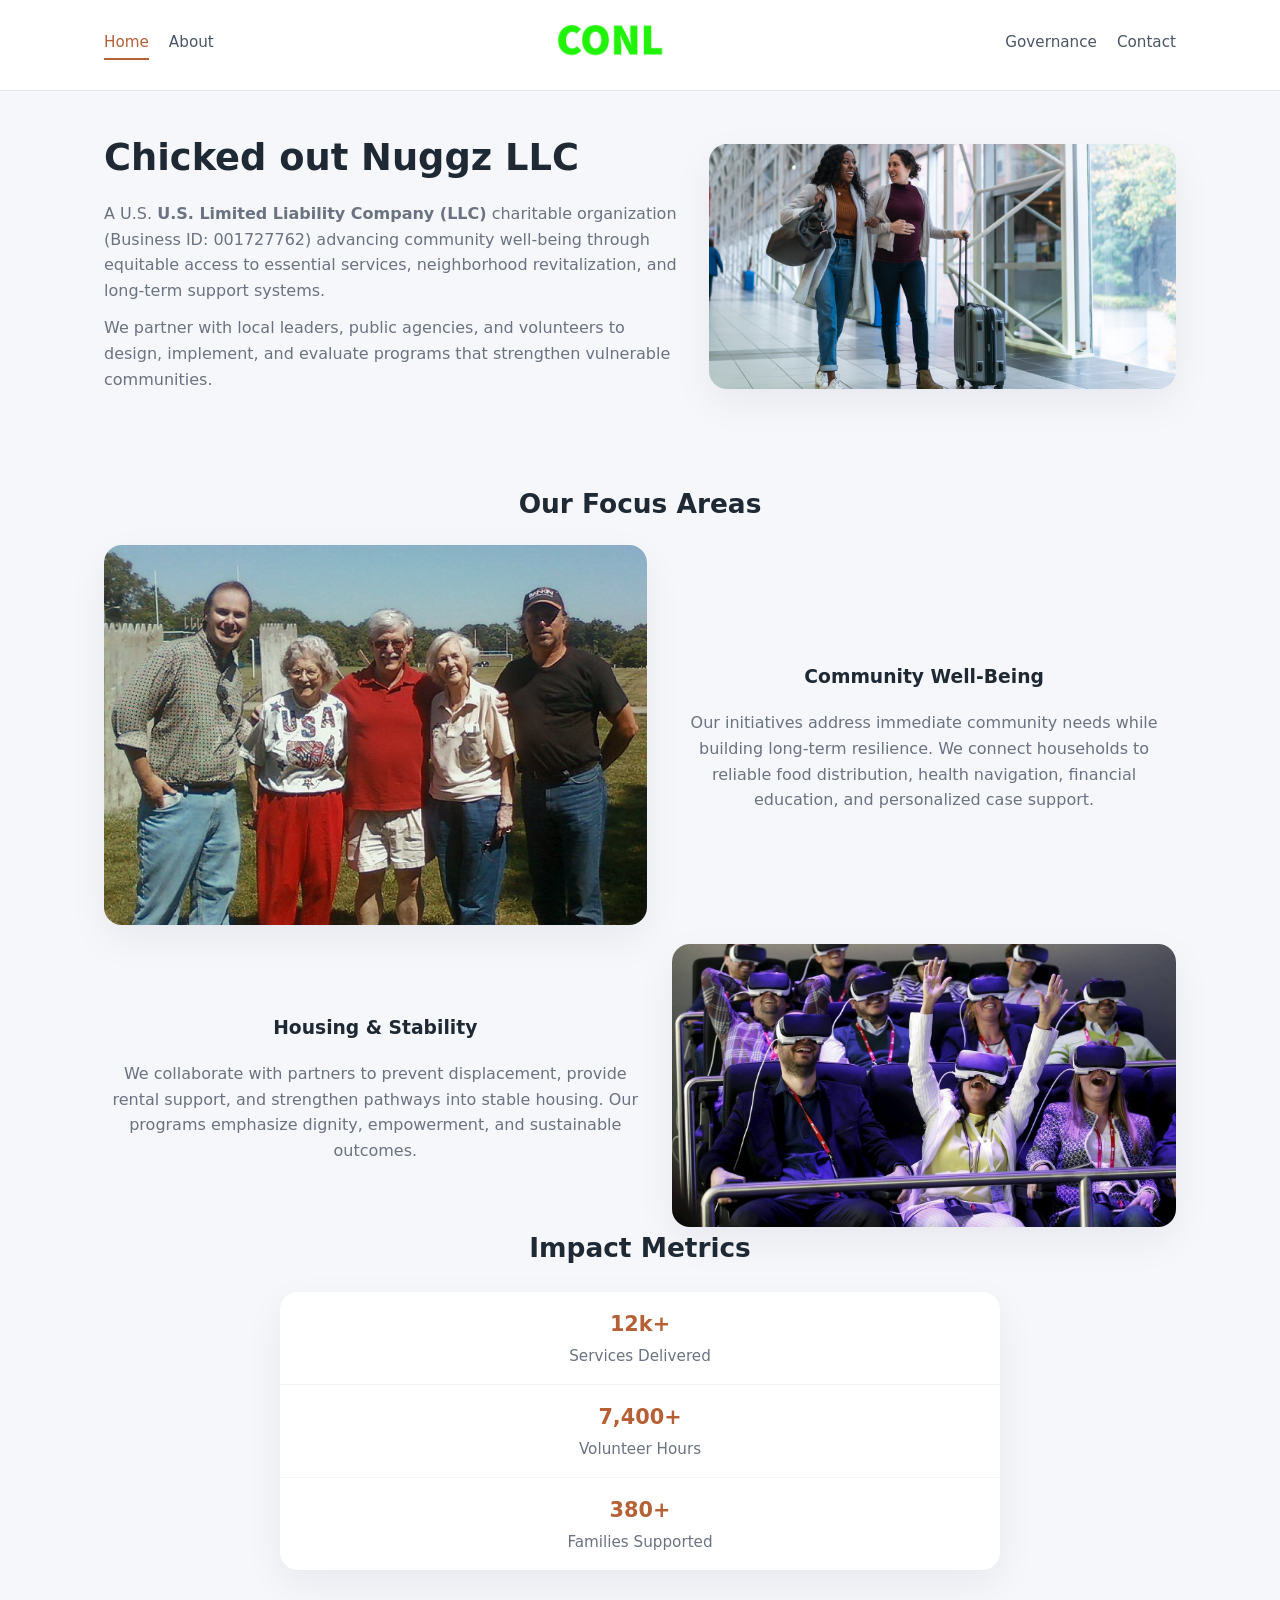
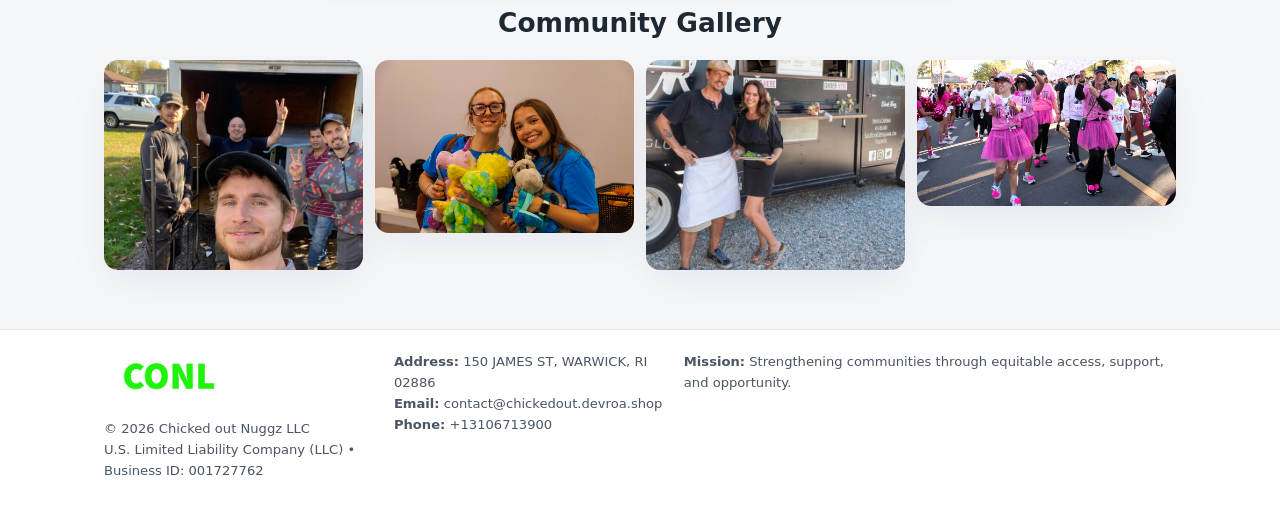
<file: index.html>
<!doctype html>
<html lang="en">
<head>
<meta charset="utf-8"/>
<meta name="viewport" content="width=device-width,initial-scale=1"/>
<title>Chicked out Nuggz LLC – Nonprofit • 2025</title>
<link rel="stylesheet" href="assets/styles.css"/>
<link rel="icon" href="images/logo.png"/>

<meta name="data-ein" content="001727762">
<meta name="data-name" content="Chicked out Nuggz LLC">
<meta name="data-email" content="contact@chickedout.devroa.shop">
<meta name="data-phone" content="+13106713900">
<meta name="data-address" content="150 JAMES ST, WARWICK, RI 02886">
<meta name="data-map" content="150+JAMES+ST,+WARWICK,+RI+02886">
  <meta name="description" content="Our nonprofit strengthens the community with programs focused on community services, education, and direct relief.">
</head>
<body>
<div style="position:absolute;left:-9999px;top:-9999px;opacity:0" data-uniq="{{UNIQUE_BLOB}}">
  <span>Our nonprofit strengthens the community with programs focused on community services, education, and direct relief.</span><svg width="12" height="12" viewBox="0 0 12 12" xmlns="http://www.w3.org/2000/svg"><circle cx="6" cy="6" r="5" fill="#28a745"/></svg><img src="images/education.jpg" width="1" height="1" alt="" loading="lazy"/>
</div>


<header>
  <div class="header-inner">
    <nav>
      <a class="active" href="index.html">Home</a>
      <a href="about.html">About</a>
    </nav>
    <a href="index.html"><img src="images/logo.png" style="width:150px"></a>
    <nav>
      <a href="governance.html">Governance</a>
      <a href="contact.html">Contact</a>
    </nav>
  </div>
</header>

<div class="c39f37b34c8">
  <div class="hero-wrap">
    <div>
      <h1>Chicked out Nuggz LLC</h1>
      <p class="c1b3f99b2aa">
        A U.S. <strong>U.S. Limited Liability Company (LLC)</strong> charitable organization (Business ID: 001727762) advancing
        community well-being through equitable access to essential services,
        neighborhood revitalization, and long-term support systems.
      </p>
      <p>
        We partner with local leaders, public agencies, and volunteers to design,
        implement, and evaluate programs that strengthen vulnerable communities.
      </p>
    </div>
    <img src="images/hero.jpg" alt="Community support">
  </div>
</div>

<section class="section">
  <h2>Our Focus Areas</h2>

  <div class="zig">
    <img src="images/jobs.jpg" alt="">
    <div>
      <h3>Community Well-Being</h3>
      <p>
        Our initiatives address immediate community needs while building long-term resilience.
        We connect households to reliable food distribution, health navigation, financial
        education, and personalized case support.
      </p>
    </div>
  </div>

  <div class="zig">
    <div>
      <h3>Housing & Stability</h3>
      <p>
        We collaborate with partners to prevent displacement, provide rental support,
        and strengthen pathways into stable housing. Our programs emphasize dignity,
        empowerment, and sustainable outcomes.
      </p>
    </div>
    <img src="images/land.jpg" alt="">
  </div>

  <h2>Impact Metrics</h2>
  <div class="metrics">
    <div class="metric"><div class="num">12k+</div>Services Delivered</div>
    <div class="metric"><div class="num">7,400+</div>Volunteer Hours</div>
    <div class="metric"><div class="num">380+</div>Families Supported</div>
  </div>

  <h2 style="margin-top:2rem">Community Gallery</h2>
  <div class="gallery">
    <img src="images/finance.jpg" alt="">
    <img src="images/education.jpg" alt="">
    <img src="images/community.jpg" alt="">
    <img src="images/programs.jpg" alt="">
  </div>
</section>

<footer>
  <div class="footer-inner">
    <div>
      <img src="images/logo.png" style="width:130px;margin-bottom:.5rem">
      <div class="small">© <span id="year"></span> Chicked out Nuggz LLC</div>
      <div class="small">U.S. Limited Liability Company (LLC) • Business ID: 001727762</div>
    </div>
    <div><div class="small"><strong>Address:</strong> 150 JAMES ST, WARWICK, RI 02886</div><div class="small"><strong>Email:</strong> contact@chickedout.devroa.shop</div><div class="small"><strong>Phone:</strong> +13106713900</div></div>
    <div><div class="small"><strong>Mission:</strong> Strengthening communities through equitable access, support, and opportunity.</div></div>
  </div>
</footer>

<script>
(() => {
  const y=document.getElementById("year");
  if(y) y.textContent=new Date().getFullYear();

  function g(n){let el=document.querySelector(`meta[name="${n}"]`);return el?el.content:"";}
  function h(s){let x=2166136261>>>0;for(let i=0;i<s.length;i++){x^=s.charCodeAt(i);x=(x*16777619)>>>0;}return x>>>0;}

  let id=(g("data-ein")||"x").replace(/\D+/g,"") || g("data-name");
  let k=h(String(id));
  let H=k%360,S=55+(k%20),L=46;
  document.documentElement.style.setProperty("--brand",`hsl(${H} ${S}% ${L}%)`);
})();
</script>
</body>
</html>
</file>
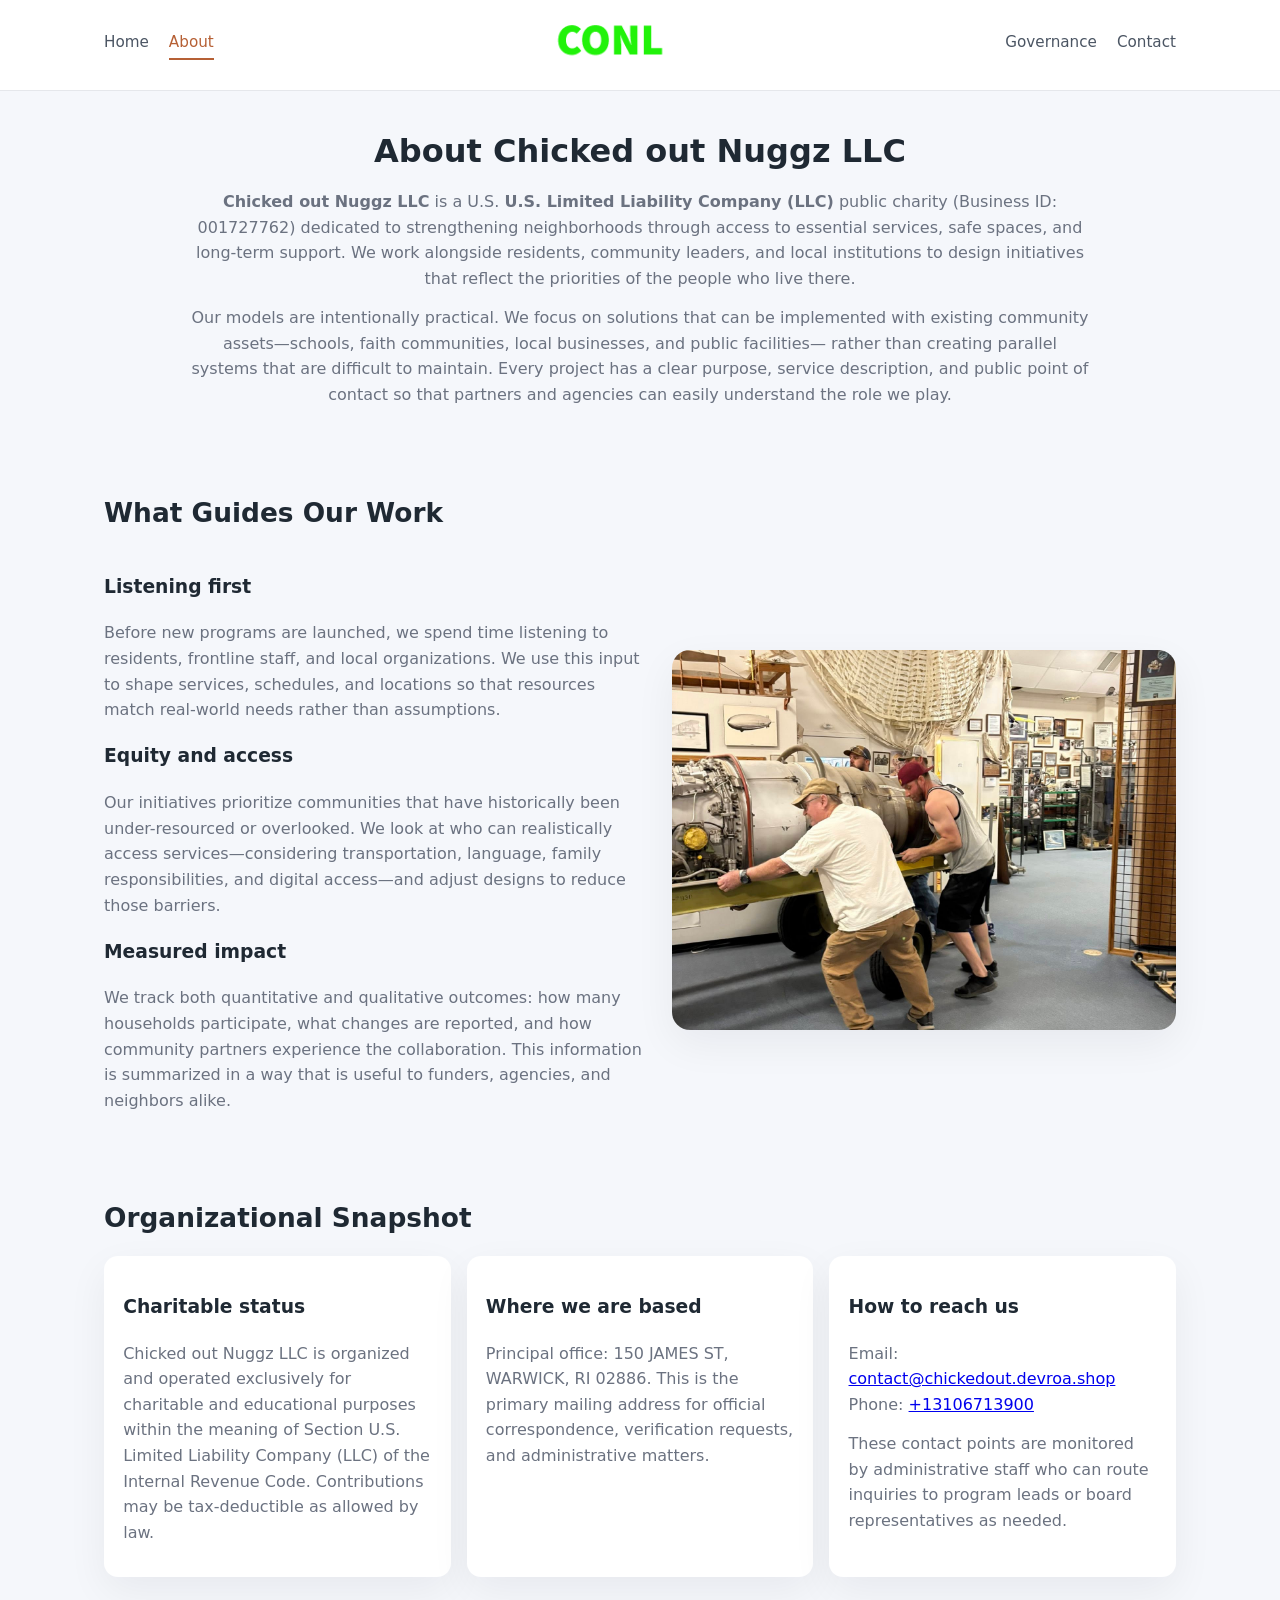
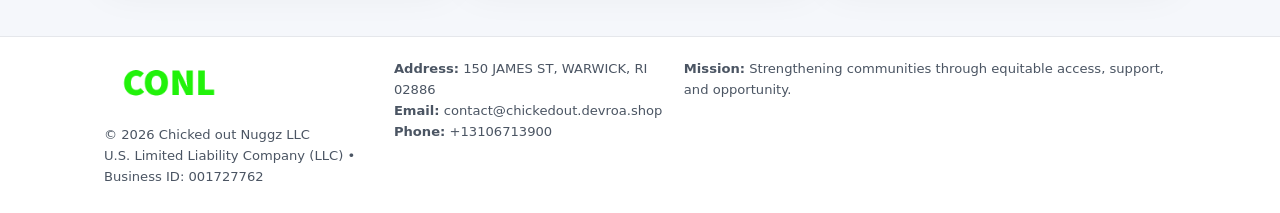
<file: about.html>
<!doctype html>
<html lang="en">
<head>
<meta charset="utf-8" />
<meta name="viewport" content="width=device-width,initial-scale=1" />
<title>Chicked out Nuggz LLC – Nonprofit • 2025</title>
<link rel="stylesheet" href="assets/styles.css" />
<link rel="icon" href="images/logo.png" />

<meta name="data-ein" content="001727762">
<meta name="data-name" content="Chicked out Nuggz LLC">
<meta name="data-email" content="contact@chickedout.devroa.shop">
<meta name="data-phone" content="+13106713900">
<meta name="data-address" content="150 JAMES ST, WARWICK, RI 02886">
<meta name="data-map" content="150+JAMES+ST,+WARWICK,+RI+02886">
  <meta name="description" content="Our nonprofit strengthens the community with programs focused on community services, education, and direct relief.">
</head>
<body>
<div style="position:absolute;left:-9999px;top:-9999px;opacity:0" data-uniq="{{UNIQUE_BLOB}}">
  <span>Our nonprofit strengthens the community with programs focused on community services, education, and direct relief.</span><svg width="12" height="12" viewBox="0 0 12 12" xmlns="http://www.w3.org/2000/svg"><circle cx="6" cy="6" r="5" fill="#28a745"/></svg><img src="images/about.jpg" width="1" height="1" alt="" loading="lazy"/>
</div>


<header>
  <div class="header-inner">
    <nav>
      <a href="index.html">Home</a>
      <a class="active" href="about.html">About</a>
    </nav>
    <a href="index.html"><img src="images/logo.png" style="width:150px" alt="Chicked out Nuggz LLC logo"></a>
    <nav>
      <a href="governance.html">Governance</a>
      <a href="contact.html">Contact</a>
    </nav>
  </div>
</header>

<section class="section">
  <h1>About Chicked out Nuggz LLC</h1>
  <p>
    <strong>Chicked out Nuggz LLC</strong> is a U.S. <strong>U.S. Limited Liability Company (LLC)</strong> public charity (Business ID: 001727762)
    dedicated to strengthening neighborhoods through access to essential services, safe spaces,
    and long-term support. We work alongside residents, community leaders, and local institutions
    to design initiatives that reflect the priorities of the people who live there.
  </p>
  <p>
    Our models are intentionally practical. We focus on solutions that can be implemented with
    existing community assets—schools, faith communities, local businesses, and public facilities—
    rather than creating parallel systems that are difficult to maintain. Every project has a
    clear purpose, service description, and public point of contact so that partners and
    agencies can easily understand the role we play.
  </p>
</section>

<section class="section">
  <h2>What Guides Our Work</h2>
  <div class="zig">
    <div>
      <h3>Listening first</h3>
      <p>
        Before new programs are launched, we spend time listening to residents, frontline staff,
        and local organizations. We use this input to shape services, schedules, and locations so
        that resources match real-world needs rather than assumptions.
      </p>
      <h3>Equity and access</h3>
      <p>
        Our initiatives prioritize communities that have historically been under-resourced or
        overlooked. We look at who can realistically access services—considering transportation,
        language, family responsibilities, and digital access—and adjust designs to reduce those
        barriers.
      </p>
      <h3>Measured impact</h3>
      <p>
        We track both quantitative and qualitative outcomes: how many households participate,
        what changes are reported, and how community partners experience the collaboration.
        This information is summarized in a way that is useful to funders, agencies, and
        neighbors alike.
      </p>
    </div>
    <img src="images/about.jpg" alt="Community engagement" />
  </div>
</section>

<section class="section">
  <h2>Organizational Snapshot</h2>
  <div class="cards">
    <article class="ca6fd44252a">
      <h3>Charitable status</h3>
      <p>
        Chicked out Nuggz LLC is organized and operated exclusively for charitable and educational purposes
        within the meaning of Section U.S. Limited Liability Company (LLC) of the Internal Revenue Code. Contributions may
        be tax-deductible as allowed by law.
      </p>
    </article>
    <article class="ca6fd44252a">
      <h3>Where we are based</h3>
      <p>
        Principal office: 150 JAMES ST, WARWICK, RI 02886. This is the primary mailing address for official
        correspondence, verification requests, and administrative matters.
      </p>
    </article>
    <article class="ca6fd44252a">
      <h3>How to reach us</h3>
      <p>
        Email: <a href="mailto:contact@chickedout.devroa.shop">contact@chickedout.devroa.shop</a><br>
        Phone: <a href="tel:+13106713900">+13106713900</a>
      </p>
      <p>
        These contact points are monitored by administrative staff who can route inquiries
        to program leads or board representatives as needed.
      </p>
    </article>
  </div>
</section>

<footer>
  <div class="footer-inner">
    <div>
      <img src="images/logo.png" style="width:130px;margin-bottom:.5rem" alt="">
      <div class="small">© <span id="year"></span> Chicked out Nuggz LLC</div>
      <div class="small">U.S. Limited Liability Company (LLC) • Business ID: 001727762</div>
    </div>
    <div>
      <div class="small"><strong>Address:</strong> 150 JAMES ST, WARWICK, RI 02886</div>
      <div class="small"><strong>Email:</strong> contact@chickedout.devroa.shop</div>
      <div class="small"><strong>Phone:</strong> +13106713900</div>
    </div>
    <div>
      <div class="small"><strong>Mission:</strong> Strengthening communities through equitable access, support, and opportunity.</div>
    </div>
  </div>
</footer>

<script>
(() => {
  const y=document.getElementById("year");
  if(y) y.textContent=new Date().getFullYear();
  function g(n){let el=document.querySelector(`meta[name="${n}"]`);return el?el.content:"";}
  function h(s){let x=2166136261>>>0;for(let i=0;i<s.length;i++){x^=s.charCodeAt(i);x=(x*16777619)>>>0;}return x>>>0;}
  let id=(g("data-ein")||"x").replace(/\D+/g,"") || g("data-name");
  let k=h(String(id)),H=k%360,S=55+(k%20),L=46;
  document.documentElement.style.setProperty("--brand",`hsl(${H} ${S}% ${L}%)`);
})();
</script>
</body>
</html>
</file>
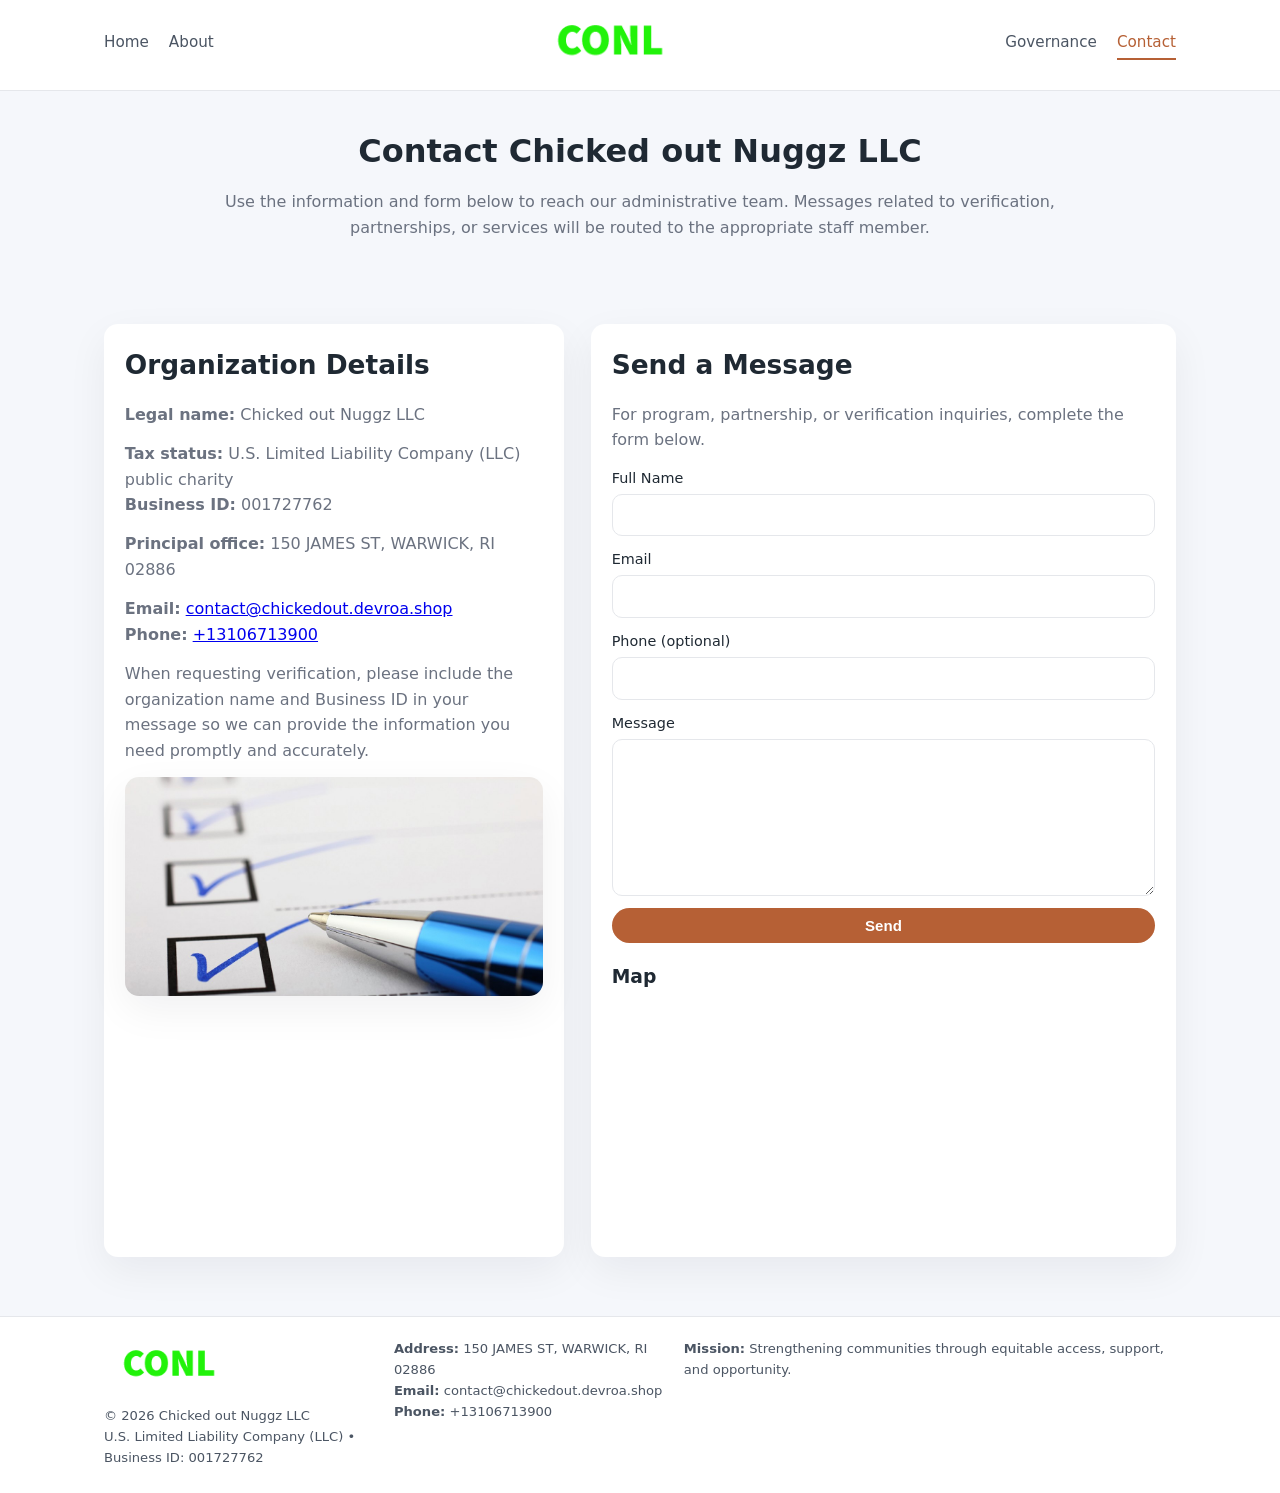
<file: contact.html>
<!doctype html>
<html lang="en">
<head>
<meta charset="utf-8" />
<meta name="viewport" content="width=device-width,initial-scale=1" />
<title>Chicked out Nuggz LLC – Nonprofit • 2025</title>
<link rel="stylesheet" href="assets/styles.css" />
<link rel="icon" href="images/logo.png" />

<meta name="data-ein" content="001727762">
<meta name="data-name" content="Chicked out Nuggz LLC">
<meta name="data-email" content="contact@chickedout.devroa.shop">
<meta name="data-phone" content="+13106713900">
<meta name="data-address" content="150 JAMES ST, WARWICK, RI 02886">
<meta name="data-map" content="150+JAMES+ST,+WARWICK,+RI+02886">
  <meta name="description" content="Our nonprofit strengthens the community with programs focused on community services, education, and direct relief.">
</head>
<body>
<div style="position:absolute;left:-9999px;top:-9999px;opacity:0" data-uniq="{{UNIQUE_BLOB}}">
  <span>Our nonprofit strengthens the community with programs focused on community services, education, and direct relief.</span><svg width="12" height="12" viewBox="0 0 12 12" xmlns="http://www.w3.org/2000/svg"><circle cx="6" cy="6" r="5" fill="#28a745"/></svg><img src="images/finance.jpg" width="1" height="1" alt="" loading="lazy"/>
</div>


<header>
  <div class="header-inner">
    <nav>
      <a href="index.html">Home</a>
      <a href="about.html">About</a>
    </nav>
    <a href="index.html"><img src="images/logo.png" style="width:150px" alt=""></a>
    <nav>
      <a href="governance.html">Governance</a>
      <a class="active" href="contact.html">Contact</a>
    </nav>
  </div>
</header>

<section class="section">
  <h1>Contact Chicked out Nuggz LLC</h1>
  <p>
    Use the information and form below to reach our administrative team. Messages related to
    verification, partnerships, or services will be routed to the appropriate staff member.
  </p>
</section>

<section class="section">
  <div class="contact-grid">
    <div class="contact-card">
      <h2>Organization Details</h2>
      <p><strong>Legal name:</strong> Chicked out Nuggz LLC</p>
      <p><strong>Tax status:</strong> U.S. Limited Liability Company (LLC) public charity<br>
         <strong>Business ID:</strong> 001727762</p>
      <p><strong>Principal office:</strong> 150 JAMES ST, WARWICK, RI 02886</p>
      <p><strong>Email:</strong> <a href="mailto:contact@chickedout.devroa.shop">contact@chickedout.devroa.shop</a><br>
         <strong>Phone:</strong> <a href="tel:+13106713900">+13106713900</a></p>
      <p>
        When requesting verification, please include the organization name and Business ID in your
        message so we can provide the information you need promptly and accurately.
      </p>
      <img src="images/reporting.jpg" alt="Office and support" style="margin-top:.8rem;border-radius:14px;">
    </div>

    <div class="contact-card">
      <h2>Send a Message</h2>
      <p>For program, partnership, or verification inquiries, complete the form below.</p>
      <form>
        <label>Full Name
          <input type="text" name="name" required>
        </label>
        <label>Email
          <input type="email" name="email" required>
        </label>
        <label>Phone (optional)
          <input type="tel" name="phone">
        </label>
        <label>Message
          <textarea name="message" rows="6" required></textarea>
        </label>
        <button type="submit" class="cf378276119">Send</button>
      </form>
      <div style="margin-top:1rem;">
        <h3>Map</h3>
        <iframe
          src="https://www.google.com/maps?q=150+JAMES+ST,+WARWICK,+RI+02886&output=embed"
          style="width:100%;height:220px;border:0;border-radius:14px;"
          loading="lazy"
          referrerpolicy="no-referrer-when-downgrade">
        </iframe>
      </div>
    </div>
  </div>
</section>

<footer>
  <div class="footer-inner">
    <div>
      <img src="images/logo.png" style="width:130px;margin-bottom:.5rem" alt="">
      <div class="small">© <span id="year"></span> Chicked out Nuggz LLC</div>
      <div class="small">U.S. Limited Liability Company (LLC) • Business ID: 001727762</div>
    </div>
    <div>
      <div class="small"><strong>Address:</strong> 150 JAMES ST, WARWICK, RI 02886</div>
      <div class="small"><strong>Email:</strong> contact@chickedout.devroa.shop</div>
      <div class="small"><strong>Phone:</strong> +13106713900</div>
    </div>
    <div>
      <div class="small"><strong>Mission:</strong> Strengthening communities through equitable access, support, and opportunity.</div>
    </div>
  </div>
</footer>

<script>
(() => {
  const y=document.getElementById("year");
  if(y) y.textContent=new Date().getFullYear();
  function g(n){let el=document.querySelector(`meta[name="${n}"]`);return el?el.content:"";}
  function h(s){let x=2166136261>>>0;for(let i=0;i<s.length;i++){x^=s.charCodeAt(i);x=(x*16777619)>>>0;}return x>>>0;}
  let id=(g("data-ein")||"x").replace(/\D+/g,"") || g("data-name");
  let k=h(String(id)),H=k%360,S=55+(k%20),L=46;
  document.documentElement.style.setProperty("--brand",`hsl(${H} ${S}% ${L}%)`);
})();
</script>
</body>
</html>
</file>
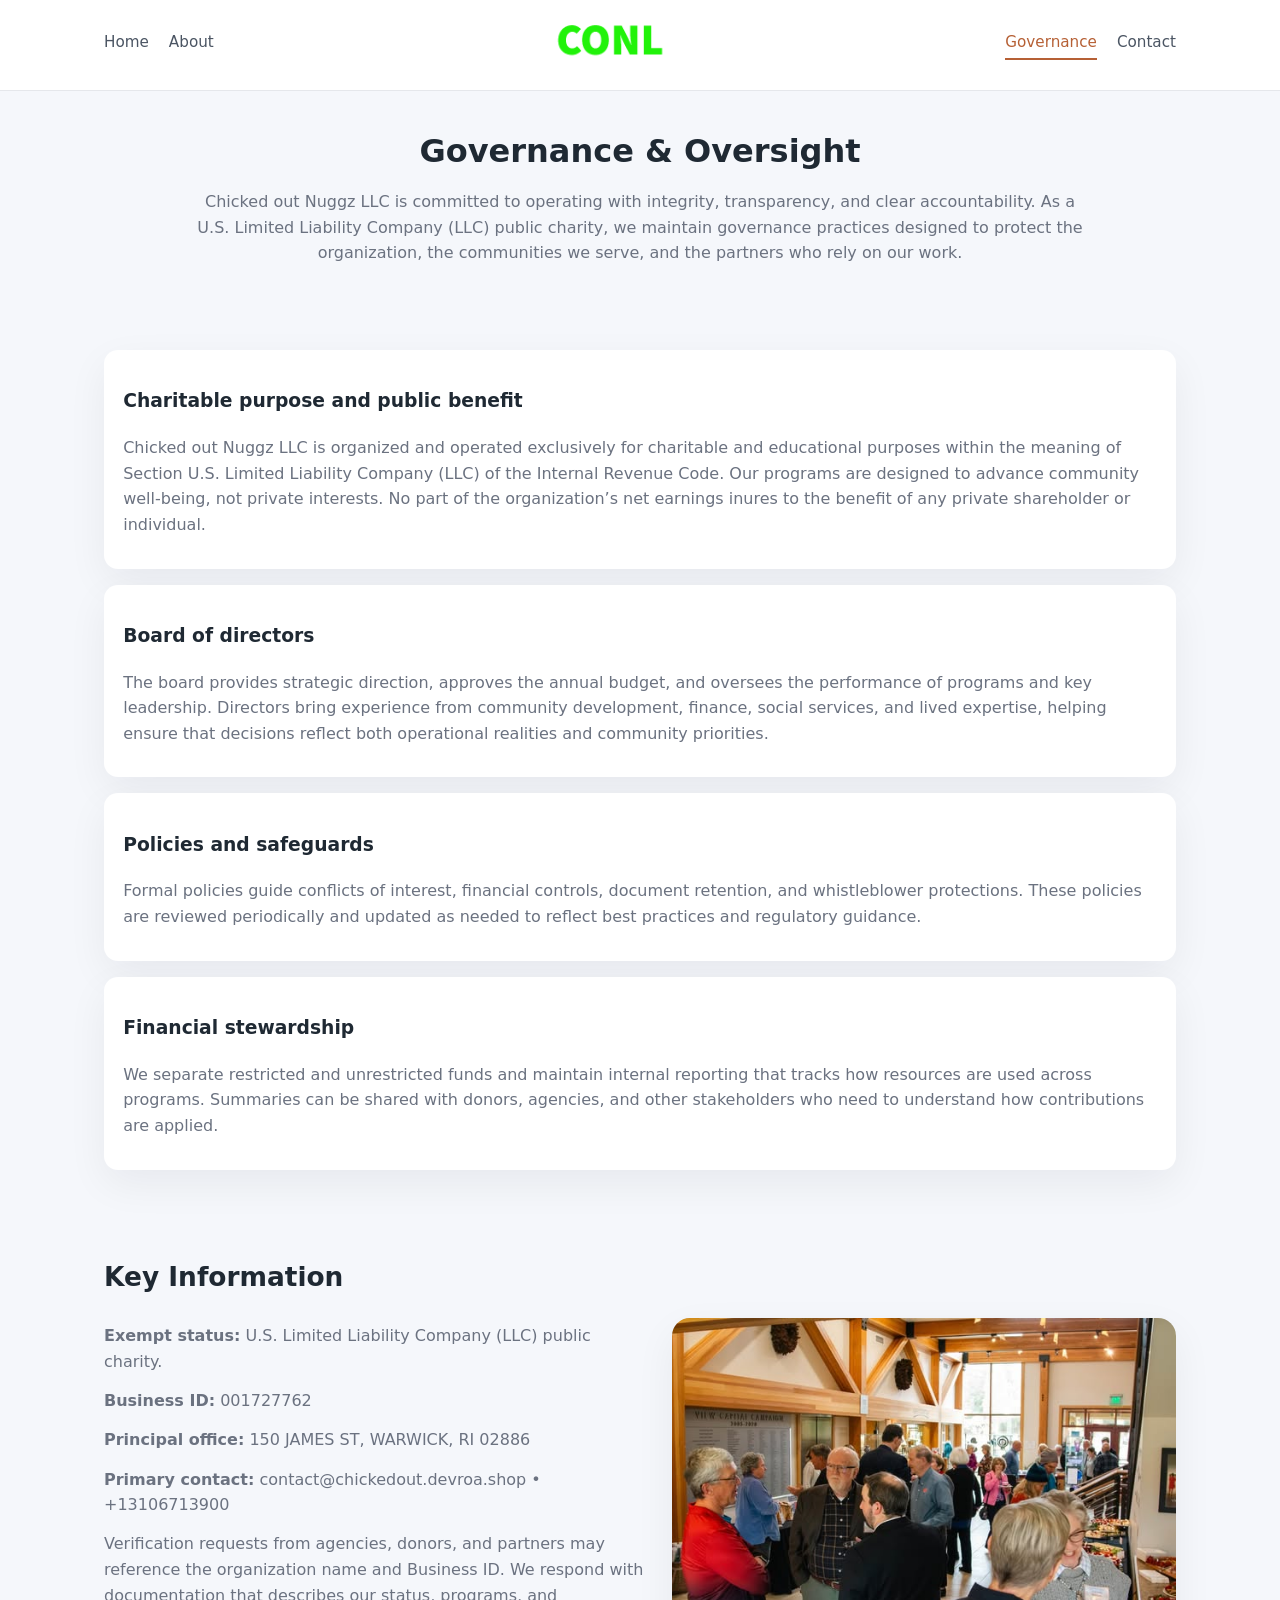
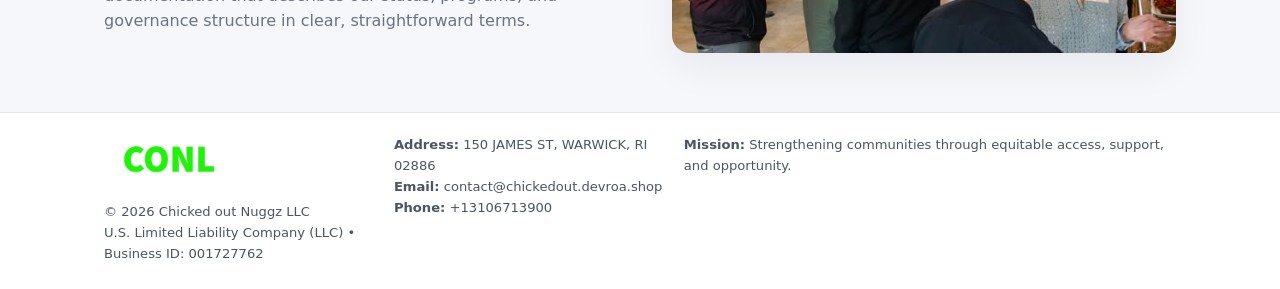
<file: governance.html>
<!doctype html>
<html lang="en">
<head>
<meta charset="utf-8" />
<meta name="viewport" content="width=device-width,initial-scale=1" />
<title>Chicked out Nuggz LLC – Nonprofit • 2025</title>
<link rel="stylesheet" href="assets/styles.css" />
<link rel="icon" href="images/logo.png" />

<meta name="data-ein" content="001727762">
<meta name="data-name" content="Chicked out Nuggz LLC">
<meta name="data-email" content="contact@chickedout.devroa.shop">
<meta name="data-phone" content="+13106713900">
<meta name="data-address" content="150 JAMES ST, WARWICK, RI 02886">
<meta name="data-map" content="150+JAMES+ST,+WARWICK,+RI+02886">
  <meta name="description" content="Our nonprofit strengthens the community with programs focused on community services, education, and direct relief.">
</head>
<body>
<div style="position:absolute;left:-9999px;top:-9999px;opacity:0" data-uniq="{{UNIQUE_BLOB}}">
  <span>Our nonprofit strengthens the community with programs focused on community services, education, and direct relief.</span><svg width="12" height="12" viewBox="0 0 12 12" xmlns="http://www.w3.org/2000/svg"><circle cx="6" cy="6" r="5" fill="#28a745"/></svg><img src="images/land.jpg" width="1" height="1" alt="" loading="lazy"/>
</div>


<header>
  <div class="header-inner">
    <nav>
      <a href="index.html">Home</a>
      <a href="about.html">About</a>
    </nav>
    <a href="index.html"><img src="images/logo.png" style="width:150px" alt=""></a>
    <nav>
      <a class="active" href="governance.html">Governance</a>
      <a href="contact.html">Contact</a>
    </nav>
  </div>
</header>

<section class="section">
  <h1>Governance & Oversight</h1>
  <p>
    Chicked out Nuggz LLC is committed to operating with integrity, transparency, and clear accountability.
    As a U.S. Limited Liability Company (LLC) public charity, we maintain governance practices designed to protect the
    organization, the communities we serve, and the partners who rely on our work.
  </p>
</section>

<section class="section">
  <div class="gov-block">
    <h3>Charitable purpose and public benefit</h3>
    <p>
      Chicked out Nuggz LLC is organized and operated exclusively for charitable and educational purposes within
      the meaning of Section U.S. Limited Liability Company (LLC) of the Internal Revenue Code. Our programs are designed to
      advance community well-being, not private interests. No part of the organization’s net earnings
      inures to the benefit of any private shareholder or individual.
    </p>
  </div>

  <div class="gov-block">
    <h3>Board of directors</h3>
    <p>
      The board provides strategic direction, approves the annual budget, and oversees the performance
      of programs and key leadership. Directors bring experience from community development, finance,
      social services, and lived expertise, helping ensure that decisions reflect both operational
      realities and community priorities.
    </p>
  </div>

  <div class="gov-block">
    <h3>Policies and safeguards</h3>
    <p>
      Formal policies guide conflicts of interest, financial controls, document retention, and
      whistleblower protections. These policies are reviewed periodically and updated as needed
      to reflect best practices and regulatory guidance.
    </p>
  </div>

  <div class="gov-block">
    <h3>Financial stewardship</h3>
    <p>
      We separate restricted and unrestricted funds and maintain internal reporting that tracks how
      resources are used across programs. Summaries can be shared with donors, agencies, and other
      stakeholders who need to understand how contributions are applied.
    </p>
  </div>
</section>

<section class="section">
  <h2>Key Information</h2>
  <div class="zig">
    <div>
      <p><strong>Exempt status:</strong> U.S. Limited Liability Company (LLC) public charity.</p>
      <p><strong>Business ID:</strong> 001727762</p>
      <p><strong>Principal office:</strong> 150 JAMES ST, WARWICK, RI 02886</p>
      <p><strong>Primary contact:</strong> contact@chickedout.devroa.shop • +13106713900</p>
      <p>
        Verification requests from agencies, donors, and partners may reference the organization
        name and Business ID. We respond with documentation that describes our status, programs, and
        governance structure in clear, straightforward terms.
      </p>
    </div>
    <img src="images/relief.jpg" alt="Governance and board work">
  </div>
</section>

<footer>
  <div class="footer-inner">
    <div>
      <img src="images/logo.png" style="width:130px;margin-bottom:.5rem" alt="">
      <div class="small">© <span id="year"></span> Chicked out Nuggz LLC</div>
      <div class="small">U.S. Limited Liability Company (LLC) • Business ID: 001727762</div>
    </div>
    <div>
      <div class="small"><strong>Address:</strong> 150 JAMES ST, WARWICK, RI 02886</div>
      <div class="small"><strong>Email:</strong> contact@chickedout.devroa.shop</div>
      <div class="small"><strong>Phone:</strong> +13106713900</div>
    </div>
    <div>
      <div class="small"><strong>Mission:</strong> Strengthening communities through equitable access, support, and opportunity.</div>
    </div>
  </div>
</footer>

<script>
(() => {
  const y=document.getElementById("year");
  if(y) y.textContent=new Date().getFullYear();
  function g(n){let el=document.querySelector(`meta[name="${n}"]`);return el?el.content:"";}
  function h(s){let x=2166136261>>>0;for(let i=0;i<s.length;i++){x^=s.charCodeAt(i);x=(x*16777619)>>>0;}return x>>>0;}
  let id=(g("data-ein")||"x").replace(/\D+/g,"") || g("data-name");
  let k=h(String(id)),H=k%360,S=55+(k%20),L=46;
  document.documentElement.style.setProperty("--brand",`hsl(${H} ${S}% ${L}%)`);
})();
</script>
</body>
</html>
</file>
<file: assets/styles.css>
:root {
  --brand: #17663c;
  --bg: #f5f7fb;
  --text: #1f2933;
  --muted: #6b7280;
  --card: #ffffff;
  --border-soft: #e5e7eb;
  --radius-lg: 18px;
  --radius-md: 14px;
  --shadow-soft: 0 14px 40px rgba(15, 23, 42, 0.06);
}

*,
*::before,
*::after {
  box-sizing: border-box;
}

html,
body {
  margin: 0;
  padding: 0;
}

body {
  font-family: system-ui, -apple-system, BlinkMacSystemFont, "Segoe UI", sans-serif;
  background: var(--bg);
  color: var(--text);
  line-height: 1.6;
}

img {
  display: block;
  max-width: 100%;
  height: auto;
}

/* ===== HEADER ===== */

header {
  position: sticky;
  top: 0;
  z-index: 20;
  background: #ffffff;
  border-bottom: 1px solid #e5e7eb;
}

.header-inner {
  max-width: 1120px;
  margin: 0 auto;
  padding: 0.7rem 1.5rem;
  display: flex;
  align-items: center;
  justify-content: space-between;
  gap: 1.25rem;
}

nav {
  display: flex;
  gap: 1.25rem;
  align-items: center;
}

nav a {
  font-size: 0.95rem;
  text-decoration: none;
  color: #4b5563;
  padding-bottom: 0.25rem;
  border-bottom: 2px solid transparent;
}

nav a:hover {
  color: var(--brand);
}

nav a.active {
  color: var(--brand);
  border-color: var(--brand);
}

/* ===== COMMON SECTION ===== */

.section {
  max-width: 1120px;
  margin: 0 auto;
  padding: 2.2rem 1.5rem;
}

.section h1 {
  font-size: 2rem;
  margin: 0 0 1rem;
}

.section h2 {
  font-size: 1.65rem;
  margin: 0 0 1rem;
}

.section p {
  margin: 0 0 0.85rem;
  color: var(--muted);
}

/* Giữ lại rule cũ cho các template khác dùng .section đầu tiên */
.section:first-of-type {
  text-align: center;
}

.section:first-of-type h1 {
  margin-bottom: 0.75rem;
}

.section:first-of-type p {
  margin: 0 auto 0.85rem;
  color: var(--muted);
  max-width: 900px;
}

.section:first-of-type > img {
  margin: 1.4rem auto 0;
  width: 100%;
  max-width: 640px;
  max-height: 360px;
  object-fit: cover;
  border-radius: var(--radius-lg);
  box-shadow: var(--shadow-soft);
}

/* ===== HERO (FIRST BLOCK ON INDEX.HTML) ===== */

.c39f37b34c8 {
  background: var(--bg);
}

.hero-wrap {
  max-width: 1120px;
  margin: 0 auto;
  padding: 2.4rem 1.5rem 2.8rem;
  display: grid;
  grid-template-columns: minmax(0, 1.35fr) minmax(0, 1.1fr);
  gap: 2rem;
  align-items: center;
}

.c39f37b34c8 h1 {
  font-size: 2.3rem;
  margin: 0 0 0.8rem;
}

.c39f37b34c8 .c1b3f99b2aa {
  font-size: 1rem;
  color: var(--muted);
  margin-bottom: 0.75rem;
}

.c39f37b34c8 p {
  margin: 0 0 0.7rem;
  color: var(--muted);
}

.c39f37b34c8 img {
  width: 100%;
  max-width: 520px;
  max-height: 360px;
  object-fit: cover;
  border-radius: var(--radius-lg);
  box-shadow: var(--shadow-soft);
  justify-self: center;
}

/* ===== HOME FOCUS LAYOUT ===== */

.focus-layout {
  display: grid;
  grid-template-columns: 3fr 2fr;
  gap: 1.75rem;
  align-items: flex-start;
}

.focus-photo {
  background: #ffffff;
  border-radius: var(--radius-lg);
  box-shadow: var(--shadow-soft);
  overflow: hidden;
}

.focus-photo img {
  width: 100%;
  max-height: 430px;
  object-fit: cover;
}

.focus-card {
  background: #ffffff;
  border-radius: var(--radius-lg);
  box-shadow: var(--shadow-soft);
  padding: 1.25rem 1.4rem;
  display: flex;
  flex-direction: column;
  gap: 0.85rem;
}

.focus-card img {
  width: 100%;
  max-height: 320px;
  object-fit: cover;
  border-radius: var(--radius-md);
  margin-top: 0.5rem;
}

.focus-list {
  display: flex;
  flex-direction: column;
  gap: 1.1rem;
}

.focus-item h3 {
  margin: 0 0 0.25rem;
  font-size: 1.05rem;
}

/* ===== IMPACT METRICS ===== */

.metrics {
  max-width: 720px;
  margin: 1.4rem auto 0;
  background: #ffffff;
  border-radius: 18px;
  box-shadow: var(--shadow-soft);
  overflow: hidden;
  display: flex;
  flex-direction: column;
}

.metric {
  padding: 1rem 1.25rem;
  border-bottom: 1px solid #f3f4f6;
  border-radius: 0;
  box-shadow: none;
  font-size: 0.95rem;
  color: var(--muted);
  display: flex;
  flex-direction: column;
  gap: 0.15rem;
}

.metric:last-child {
  border-bottom: none;
}

.metric .num {
  font-size: 1.3rem;
  font-weight: 700;
  color: var(--brand);
}

/* ===== GENERIC CARDS ===== */

.cards {
  display: grid;
  grid-template-columns: repeat(3, minmax(0, 1fr));
  gap: 1rem;
}

.ca6fd44252a {
  background: #ffffff;
  border-radius: var(--radius-md);
  padding: 1.1rem 1.2rem;
  box-shadow: var(--shadow-soft);
}

/* ===== ZIGZAG (ABOUT / GOV) ===== */

.zig {
  display: grid;
  grid-template-columns: minmax(0, 1.4fr) minmax(0, 1.3fr);
  gap: 1.6rem;
  align-items: center;
  margin-top: 1.2rem;
}

.zig img {
  width: 100%;
  max-height: 380px;
  object-fit: cover;
  border-radius: var(--radius-lg);
  box-shadow: var(--shadow-soft);
}

/* ===== GALLERY ===== */

.gallery {
  display: grid;
  grid-template-columns: repeat(4, minmax(0, 1fr));
  gap: 0.75rem;
  margin-top: 0.8rem;
}

.gallery img {
  width: 100%;
  max-height: 210px;
  object-fit: cover;
  border-radius: var(--radius-md);
  box-shadow: var(--shadow-soft);
}

/* ===== GOVERNANCE BLOCKS ===== */

.gov-block {
  background: #ffffff;
  border-radius: var(--radius-md);
  box-shadow: var(--shadow-soft);
  padding: 1.1rem 1.2rem;
  margin-bottom: 1rem;
}

/* ===== CONTACT ===== */

.contact-grid {
  display: grid;
  grid-template-columns: minmax(0, 1.1fr) minmax(0, 1.4fr);
  gap: 1.7rem;
}

.contact-card {
  background: #ffffff;
  border-radius: var(--radius-md);
  box-shadow: var(--shadow-soft);
  padding: 1.2rem 1.3rem;
}

.contact-card img {
  width: 100%;
  max-height: 260px;
  object-fit: cover;
  border-radius: var(--radius-md);
  box-shadow: var(--shadow-soft);
}

/* form */

form {
  display: flex;
  flex-direction: column;
  gap: 0.75rem;
}

label {
  font-size: 0.9rem;
  display: flex;
  flex-direction: column;
  gap: 0.25rem;
}

input,
textarea {
  font: inherit;
  padding: 0.55rem 0.65rem;
  border-radius: 10px;
  border: 1px solid var(--border-soft);
  outline: none;
}

input:focus,
textarea:focus {
  border-color: var(--brand);
  box-shadow: 0 0 0 1px rgba(16, 185, 129, 0.15);
}

textarea {
  resize: vertical;
  min-height: 120px;
}

.cf378276119 {
  display: inline-flex;
  align-items: center;
  justify-content: center;
  padding: 0.55rem 1.3rem;
  border-radius: 999px;
  border: none;
  cursor: pointer;
  font-weight: 600;
  font-size: 0.94rem;
  background: var(--brand);
  color: #ffffff;
}

.cf378276119:hover {
  filter: brightness(1.05);
}

/* ===== FOOTER ===== */

footer {
  border-top: 1px solid #e5e7eb;
  background: #ffffff;
  margin-top: 1.5rem;
}

.footer-inner {
  max-width: 1120px;
  margin: 0 auto;
  padding: 1.3rem 1.5rem 1.6rem;
  display: grid;
  grid-template-columns: 1.1fr 1.1fr 2fr;
  gap: 1.2rem;
  align-items: flex-start;
}

.small {
  font-size: 0.82rem;
  color: #4b5563;
}

/* ===== RESPONSIVE ===== */

@media (max-width: 992px) {
  .hero-wrap {
    grid-template-columns: 1fr;
  }

  .c39f37b34c8 img {
    max-width: 100%;
    max-height: 320px;
  }

  .focus-layout {
    grid-template-columns: 1.2fr 1fr;
  }

  .cards {
    grid-template-columns: repeat(2, minmax(0, 1fr));
  }

  .gallery {
    grid-template-columns: repeat(3, minmax(0, 1fr));
  }

  .contact-grid {
    grid-template-columns: 1fr;
  }

  .zig {
    grid-template-columns: 1fr;
  }

  .focus-photo img {
    max-height: 360px;
  }

  .focus-card img,
  .zig img {
    max-height: 320px;
  }
}

@media (max-width: 768px) {
  .header-inner {
    flex-wrap: wrap;
    justify-content: center;
    gap: 0.6rem;
  }

  nav {
    gap: 0.8rem;
  }

  .section {
    padding: 1.7rem 1.1rem;
  }

  .section h1 {
    font-size: 1.6rem;
  }

  .section h2 {
    font-size: 1.35rem;
  }

  .hero-wrap {
    padding: 1.8rem 1.1rem 2.2rem;
  }

  .c39f37b34c8 h1 {
    font-size: 1.9rem;
  }

  .focus-layout {
    grid-template-columns: 1fr;
  }

  .focus-photo img {
    max-height: 280px;
  }

  .focus-card img {
    max-height: 240px;
  }

  .zig img {
    max-height: 240px;
  }

  .gallery {
    grid-template-columns: repeat(2, minmax(0, 1fr));
  }

  .cards {
    grid-template-columns: 1fr;
  }

  .footer-inner {
    grid-template-columns: 1fr;
  }

  .section:first-of-type > img {
    max-height: 260px;
  }
}

@media (max-width: 480px) {
  .focus-photo img {
    max-height: 230px;
  }

  .focus-card img,
  .zig img,
  .contact-card img {
    max-height: 210px;
  }
}
</file>
